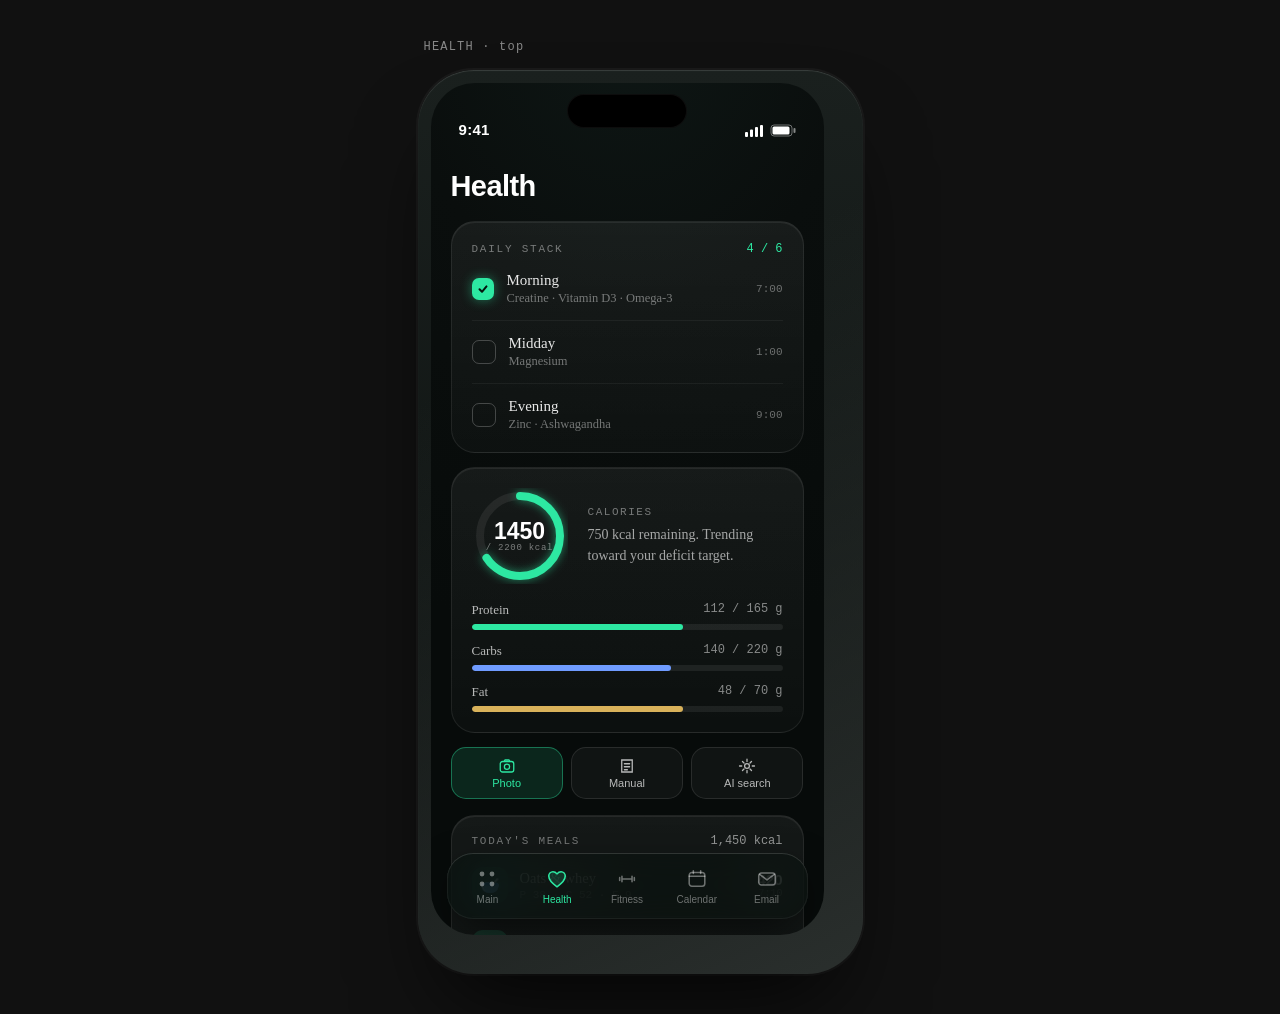
<file: health_screen_with_water_sheet.html>
<!DOCTYPE html>
<html>
  <head>
    <meta charset="UTF-8" />
    <title>Health Screen</title>
  </head>

  <body style="margin:0;background:#111;display:flex;justify-content:center;padding:40px">
    <!-- ░░ HEALTH · TOP ░░ -->
    <div style="flex:0 0 auto">
      <div style="font-family:'Geist Mono',monospace;font-size:12px;letter-spacing:.1em;color:rgba(255,255,255,.5);margin-bottom:16px;padding-left:6px">
        HEALTH · top
      </div>

      <div style="position:relative;width:419px;height:878px;border-radius:56px;padding:13px;background:linear-gradient(155deg,#34393700 30%,#2a2f2d),linear-gradient(#1a201e,#0a0e0d);box-shadow:0 50px 90px -30px rgba(0,0,0,.8),0 0 0 2px rgba(255,255,255,.04),inset 0 1px 1px rgba(255,255,255,.14)">
        <div style="position:relative;width:393px;height:852px;border-radius:44px;overflow:hidden;background:radial-gradient(130% 75% at 50% -8%,#0e1715 0%,#0a0e0d 45%,#070b0a 100%)">

          <!-- Dynamic island -->
          <div style="position:absolute;top:11px;left:50%;transform:translateX(-50%);width:120px;height:34px;border-radius:20px;background:#000;z-index:50;box-shadow:inset 0 0 0 1px rgba(255,255,255,.05)"></div>

          <!-- Status bar -->
          <div style="position:relative;height:54px;display:flex;align-items:flex-end;justify-content:space-between;padding:0 28px 7px;z-index:40">
            <span style="font:600 15px/1 'Geist',sans-serif;color:#fff;letter-spacing:.02em">9:41</span>

            <div style="display:flex;align-items:center;gap:7px;color:#fff">
              <svg width="18" height="12" viewBox="0 0 18 12" fill="currentColor">
                <rect x="0" y="7" width="3" height="5" rx="1"></rect>
                <rect x="5" y="4.5" width="3" height="7.5" rx="1"></rect>
                <rect x="10" y="2" width="3" height="10" rx="1"></rect>
                <rect x="15" y="0" width="3" height="12" rx="1"></rect>
              </svg>

              <svg width="26" height="13" viewBox="0 0 26 13" fill="none">
                <rect x="1" y="1" width="21" height="11" rx="3" stroke="currentColor" stroke-opacity=".4"></rect>
                <rect x="2.5" y="2.5" width="17" height="8" rx="1.5" fill="currentColor"></rect>
                <rect x="23.5" y="4" width="2" height="5" rx="1" fill="currentColor" fill-opacity=".5"></rect>
              </svg>
            </div>
          </div>

          <!-- Scroll content -->
          <div class="axscroll" style="position:absolute;inset:54px 0 0;overflow-y:auto;padding:14px 20px 110px">
            <h1 style="font-family:'Geist','Space Grotesk',sans-serif;font-weight:600;font-size:29px;letter-spacing:-.02em;color:#fff;margin-bottom:18px">
              Health
            </h1>

            <!-- Daily Stack -->
            <div style="border-radius:24px;padding:20px;margin-bottom:14px;background:linear-gradient(180deg,rgba(255,255,255,.06),rgba(255,255,255,.022));border:1px solid rgba(255,255,255,.08);box-shadow:inset 0 1px 0 rgba(255,255,255,.07)">
              <div style="display:flex;align-items:center;justify-content:space-between;margin-bottom:16px">
                <span style="font-family:'Geist Mono',monospace;font-size:11px;letter-spacing:.16em;color:rgba(255,255,255,.42);text-transform:uppercase">
                  Daily stack
                </span>
                <span style="font-family:'Geist Mono',monospace;font-size:12px;color:#2de8a2">4 / 6</span>
              </div>

              <div style="display:flex;flex-direction:column;gap:14px">
                <div style="display:flex;align-items:center;gap:13px">
                  <div style="width:22px;height:22px;border-radius:7px;background:#2de8a2;display:flex;align-items:center;justify-content:center;flex:0 0 auto;box-shadow:0 0 12px rgba(45,232,162,.45)">
                    <svg width="12" height="12" viewBox="0 0 12 12" fill="none">
                      <path d="M2.5 6.3 5 8.8l4.5-5.4" stroke="#04140d" stroke-width="2" stroke-linecap="round" stroke-linejoin="round"></path>
                    </svg>
                  </div>

                  <div style="flex:1">
                    <div style="font-size:15px;color:rgba(255,255,255,.9);font-weight:500">Morning</div>
                    <div style="font-size:12.5px;color:rgba(255,255,255,.42);margin-top:2px">Creatine · Vitamin D3 · Omega-3</div>
                  </div>

                  <span style="font-family:'Geist Mono',monospace;font-size:11px;color:rgba(255,255,255,.38)">7:00</span>
                </div>

                <div style="height:1px;background:rgba(255,255,255,.05)"></div>

                <div style="display:flex;align-items:center;gap:13px">
                  <div style="width:22px;height:22px;border-radius:7px;border:1.5px solid rgba(255,255,255,.22);flex:0 0 auto"></div>

                  <div style="flex:1">
                    <div style="font-size:15px;color:rgba(255,255,255,.9);font-weight:500">Midday</div>
                    <div style="font-size:12.5px;color:rgba(255,255,255,.42);margin-top:2px">Magnesium</div>
                  </div>

                  <span style="font-family:'Geist Mono',monospace;font-size:11px;color:rgba(255,255,255,.38)">1:00</span>
                </div>

                <div style="height:1px;background:rgba(255,255,255,.05)"></div>

                <div style="display:flex;align-items:center;gap:13px">
                  <div style="width:22px;height:22px;border-radius:7px;border:1.5px solid rgba(255,255,255,.22);flex:0 0 auto"></div>

                  <div style="flex:1">
                    <div style="font-size:15px;color:rgba(255,255,255,.9);font-weight:500">Evening</div>
                    <div style="font-size:12.5px;color:rgba(255,255,255,.42);margin-top:2px">Zinc · Ashwagandha</div>
                  </div>

                  <span style="font-family:'Geist Mono',monospace;font-size:11px;color:rgba(255,255,255,.38)">9:00</span>
                </div>
              </div>
            </div>

            <!-- Calories -->
            <div style="border-radius:24px;padding:20px;margin-bottom:14px;background:linear-gradient(180deg,rgba(255,255,255,.06),rgba(255,255,255,.022));border:1px solid rgba(255,255,255,.08);box-shadow:inset 0 1px 0 rgba(255,255,255,.07)">
              <div style="display:flex;align-items:center;gap:20px;margin-bottom:18px">
                <div style="position:relative;width:96px;height:96px;flex:0 0 auto">
                  <svg width="96" height="96" viewBox="0 0 96 96" style="transform:rotate(-90deg)">
                    <circle cx="48" cy="48" r="40" fill="none" stroke="rgba(255,255,255,.07)" stroke-width="8"></circle>
                    <circle cx="48" cy="48" r="40" fill="none" stroke="#2de8a2" stroke-width="8" stroke-linecap="round" stroke-dasharray="251" stroke-dashoffset="86" style="filter:drop-shadow(0 0 5px rgba(45,232,162,.55))"></circle>
                  </svg>

                  <div style="position:absolute;inset:0;display:flex;flex-direction:column;align-items:center;justify-content:center">
                    <span style="font-family:'Geist','Space Grotesk',sans-serif;font-weight:600;font-size:23px;color:#fff;line-height:1">1450</span>
                    <span style="font-family:'Geist Mono',monospace;font-size:9px;letter-spacing:.08em;color:rgba(255,255,255,.45)">/ 2200 kcal</span>
                  </div>
                </div>

                <div style="flex:1">
                  <div style="font-family:'Geist Mono',monospace;font-size:11px;letter-spacing:.14em;color:rgba(255,255,255,.42);text-transform:uppercase;margin-bottom:6px">
                    Calories
                  </div>
                  <div style="font-size:14px;color:rgba(255,255,255,.62);line-height:1.5">
                    750 kcal remaining. Trending toward your deficit target.
                  </div>
                </div>
              </div>

              <div style="display:flex;flex-direction:column;gap:13px">
                <div>
                  <div style="display:flex;justify-content:space-between;margin-bottom:6px">
                    <span style="font-size:13px;color:rgba(255,255,255,.7)">Protein</span>
                    <span style="font-family:'Geist Mono',monospace;font-size:12px;color:rgba(255,255,255,.5)">112 / 165 g</span>
                  </div>
                  <div style="height:6px;border-radius:5px;background:rgba(255,255,255,.07);overflow:hidden">
                    <div style="height:100%;width:68%;background:#2de8a2;border-radius:5px"></div>
                  </div>
                </div>

                <div>
                  <div style="display:flex;justify-content:space-between;margin-bottom:6px">
                    <span style="font-size:13px;color:rgba(255,255,255,.7)">Carbs</span>
                    <span style="font-family:'Geist Mono',monospace;font-size:12px;color:rgba(255,255,255,.5)">140 / 220 g</span>
                  </div>
                  <div style="height:6px;border-radius:5px;background:rgba(255,255,255,.07);overflow:hidden">
                    <div style="height:100%;width:64%;background:#6f9bff;border-radius:5px"></div>
                  </div>
                </div>

                <div>
                  <div style="display:flex;justify-content:space-between;margin-bottom:6px">
                    <span style="font-size:13px;color:rgba(255,255,255,.7)">Fat</span>
                    <span style="font-family:'Geist Mono',monospace;font-size:12px;color:rgba(255,255,255,.5)">48 / 70 g</span>
                  </div>
                  <div style="height:6px;border-radius:5px;background:rgba(255,255,255,.07);overflow:hidden">
                    <div style="height:100%;width:68%;background:#d9b25a;border-radius:5px"></div>
                  </div>
                </div>
              </div>
            </div>

            <!-- Add Food Segmented -->
            <div style="display:flex;gap:8px;margin-bottom:16px">
              <button style="flex:1;height:52px;border-radius:15px;border:1px solid rgba(45,232,162,.4);background:rgba(45,232,162,.12);display:flex;flex-direction:column;align-items:center;justify-content:center;gap:3px;cursor:pointer;color:#2de8a2">
                <svg width="18" height="18" viewBox="0 0 24 24" fill="none">
                  <rect x="3" y="6" width="18" height="14" rx="3" stroke="currentColor" stroke-width="1.7"></rect>
                  <circle cx="12" cy="13" r="3.5" stroke="currentColor" stroke-width="1.7"></circle>
                  <path d="M8 6l1.2-2h5.6L16 6" stroke="currentColor" stroke-width="1.7" stroke-linecap="round" stroke-linejoin="round"></path>
                </svg>
                <span style="font:500 11px/1 'Geist',sans-serif">Photo</span>
              </button>

              <button style="flex:1;height:52px;border-radius:15px;border:1px solid rgba(255,255,255,.1);background:rgba(255,255,255,.04);display:flex;flex-direction:column;align-items:center;justify-content:center;gap:3px;cursor:pointer;color:rgba(255,255,255,.7)">
                <svg width="18" height="18" viewBox="0 0 24 24" fill="none">
                  <path d="M5 4h14v16H5zM8.5 9h7M8.5 13h7M8.5 17h4" stroke="currentColor" stroke-width="1.7" stroke-linecap="round"></path>
                </svg>
                <span style="font:500 11px/1 'Geist',sans-serif">Manual</span>
              </button>

              <button style="flex:1;height:52px;border-radius:15px;border:1px solid rgba(255,255,255,.1);background:rgba(255,255,255,.04);display:flex;flex-direction:column;align-items:center;justify-content:center;gap:3px;cursor:pointer;color:rgba(255,255,255,.7)">
                <svg width="18" height="18" viewBox="0 0 24 24" fill="none">
                  <path d="M12 3v3M12 18v3M5 12H2M22 12h-3M6 6l2 2M16 16l2 2M18 6l-2 2M8 16l-2 2" stroke="currentColor" stroke-width="1.7" stroke-linecap="round"></path>
                  <circle cx="12" cy="12" r="3.2" stroke="currentColor" stroke-width="1.7"></circle>
                </svg>
                <span style="font:500 11px/1 'Geist',sans-serif">AI search</span>
              </button>
            </div>

            <!-- Meals Log -->
            <div style="border-radius:24px;padding:18px 20px;margin-bottom:14px;background:linear-gradient(180deg,rgba(255,255,255,.06),rgba(255,255,255,.022));border:1px solid rgba(255,255,255,.08);box-shadow:inset 0 1px 0 rgba(255,255,255,.07)">
              <div style="display:flex;align-items:center;justify-content:space-between;margin-bottom:6px">
                <span style="font-family:'Geist Mono',monospace;font-size:11px;letter-spacing:.16em;color:rgba(255,255,255,.42);text-transform:uppercase">Today's meals</span>
                <span style="font-family:'Geist Mono',monospace;font-size:12px;color:rgba(255,255,255,.55)">1,450 kcal</span>
              </div>

              <div style="display:flex;align-items:center;gap:12px;padding:13px 0;border-bottom:1px solid rgba(255,255,255,.05)">
                <div style="width:36px;height:36px;border-radius:11px;background:rgba(45,232,162,.12);display:flex;align-items:center;justify-content:center;flex:0 0 auto;font-size:16px">🥣</div>
                <div style="flex:1">
                  <div style="font-size:14.5px;color:rgba(255,255,255,.9);font-weight:500">Oats &amp; whey</div>
                  <div style="font-family:'Geist Mono',monospace;font-size:11px;color:rgba(255,255,255,.4);margin-top:2px">P 38 · C 52 · F 9</div>
                </div>
                <div style="text-align:right">
                  <div style="font-family:'Geist','Space Grotesk',sans-serif;font-weight:600;font-size:15px;color:#fff">420</div>
                  <div style="font-family:'Geist Mono',monospace;font-size:10px;color:rgba(255,255,255,.35)">7:10</div>
                </div>
              </div>

              <div style="display:flex;align-items:center;gap:12px;padding:13px 0;border-bottom:1px solid rgba(255,255,255,.05)">
                <div style="width:36px;height:36px;border-radius:11px;background:rgba(45,232,162,.12);display:flex;align-items:center;justify-content:center;flex:0 0 auto;font-size:16px">🍗</div>
                <div style="flex:1">
                  <div style="font-size:14.5px;color:rgba(255,255,255,.9);font-weight:500">Chicken-rice bowl</div>
                  <div style="font-family:'Geist Mono',monospace;font-size:11px;color:rgba(255,255,255,.4);margin-top:2px">P 52 · C 68 · F 16</div>
                </div>
                <div style="text-align:right">
                  <div style="font-family:'Geist','Space Grotesk',sans-serif;font-weight:600;font-size:15px;color:#fff">680</div>
                  <div style="font-family:'Geist Mono',monospace;font-size:10px;color:rgba(255,255,255,.35)">12:40</div>
                </div>
              </div>

              <div style="display:flex;align-items:center;gap:12px;padding:13px 0;border-bottom:1px solid rgba(255,255,255,.05)">
                <div style="width:36px;height:36px;border-radius:11px;background:rgba(45,232,162,.12);display:flex;align-items:center;justify-content:center;flex:0 0 auto;font-size:16px">🫐</div>
                <div style="flex:1">
                  <div style="font-size:14.5px;color:rgba(255,255,255,.9);font-weight:500">Greek yogurt + berries</div>
                  <div style="font-family:'Geist Mono',monospace;font-size:11px;color:rgba(255,255,255,.4);margin-top:2px">P 18 · C 16 · F 4</div>
                </div>
                <div style="text-align:right">
                  <div style="font-family:'Geist','Space Grotesk',sans-serif;font-weight:600;font-size:15px;color:#fff">180</div>
                  <div style="font-family:'Geist Mono',monospace;font-size:10px;color:rgba(255,255,255,.35)">15:20</div>
                </div>
              </div>

              <div style="display:flex;align-items:center;gap:12px;padding:13px 0">
                <div style="width:36px;height:36px;border-radius:11px;background:rgba(45,232,162,.12);display:flex;align-items:center;justify-content:center;flex:0 0 auto;font-size:16px">🌰</div>
                <div style="flex:1">
                  <div style="font-size:14.5px;color:rgba(255,255,255,.9);font-weight:500">Almonds, handful</div>
                  <div style="font-family:'Geist Mono',monospace;font-size:11px;color:rgba(255,255,255,.4);margin-top:2px">P 6 · C 4 · F 14</div>
                </div>
                <div style="text-align:right">
                  <div style="font-family:'Geist','Space Grotesk',sans-serif;font-weight:600;font-size:15px;color:#fff">170</div>
                  <div style="font-family:'Geist Mono',monospace;font-size:10px;color:rgba(255,255,255,.35)">16:05</div>
                </div>
              </div>
            </div>

            <!-- 7-Day Chart -->
            <div style="border-radius:24px;padding:20px;margin-bottom:14px;background:linear-gradient(180deg,rgba(255,255,255,.06),rgba(255,255,255,.022));border:1px solid rgba(255,255,255,.08);box-shadow:inset 0 1px 0 rgba(255,255,255,.07)">
              <div style="display:flex;align-items:center;justify-content:space-between;margin-bottom:18px">
                <span style="font-family:'Geist Mono',monospace;font-size:11px;letter-spacing:.16em;color:rgba(255,255,255,.42);text-transform:uppercase">Last 7 days</span>
                <span style="font-family:'Geist Mono',monospace;font-size:12px;color:rgba(255,255,255,.5)">avg 2,040</span>
              </div>

              <div style="display:flex;align-items:flex-end;justify-content:space-between;gap:9px;height:110px">
                <div style="flex:1;display:flex;flex-direction:column;align-items:center;gap:8px;height:100%;justify-content:flex-end"><div style="width:100%;height:78%;border-radius:7px;background:rgba(255,255,255,.12)"></div><span style="font-family:'Geist Mono',monospace;font-size:10px;color:rgba(255,255,255,.35)">F</span></div>
                <div style="flex:1;display:flex;flex-direction:column;align-items:center;gap:8px;height:100%;justify-content:flex-end"><div style="width:100%;height:92%;border-radius:7px;background:rgba(255,255,255,.12)"></div><span style="font-family:'Geist Mono',monospace;font-size:10px;color:rgba(255,255,255,.35)">S</span></div>
                <div style="flex:1;display:flex;flex-direction:column;align-items:center;gap:8px;height:100%;justify-content:flex-end"><div style="width:100%;height:65%;border-radius:7px;background:rgba(255,255,255,.12)"></div><span style="font-family:'Geist Mono',monospace;font-size:10px;color:rgba(255,255,255,.35)">S</span></div>
                <div style="flex:1;display:flex;flex-direction:column;align-items:center;gap:8px;height:100%;justify-content:flex-end"><div style="width:100%;height:88%;border-radius:7px;background:rgba(255,255,255,.12)"></div><span style="font-family:'Geist Mono',monospace;font-size:10px;color:rgba(255,255,255,.35)">M</span></div>
                <div style="flex:1;display:flex;flex-direction:column;align-items:center;gap:8px;height:100%;justify-content:flex-end"><div style="width:100%;height:72%;border-radius:7px;background:rgba(255,255,255,.12)"></div><span style="font-family:'Geist Mono',monospace;font-size:10px;color:rgba(255,255,255,.35)">T</span></div>
                <div style="flex:1;display:flex;flex-direction:column;align-items:center;gap:8px;height:100%;justify-content:flex-end"><div style="width:100%;height:84%;border-radius:7px;background:rgba(255,255,255,.12)"></div><span style="font-family:'Geist Mono',monospace;font-size:10px;color:rgba(255,255,255,.35)">W</span></div>
                <div style="flex:1;display:flex;flex-direction:column;align-items:center;gap:8px;height:100%;justify-content:flex-end"><div style="width:100%;height:55%;border-radius:7px;background:linear-gradient(180deg,#2de8a2,#13b683);box-shadow:0 0 14px rgba(45,232,162,.5)"></div><span style="font-family:'Geist Mono',monospace;font-size:10px;color:#2de8a2">T</span></div>
              </div>
            </div>

            <!-- Water -->
            <div style="border-radius:24px;padding:20px;margin-bottom:14px;background:linear-gradient(180deg,rgba(111,155,255,.07),rgba(255,255,255,.022));border:1px solid rgba(255,255,255,.08);box-shadow:inset 0 1px 0 rgba(255,255,255,.07)">
              <div style="display:flex;align-items:center;justify-content:space-between;margin-bottom:14px">
                <span style="font-family:'Geist Mono',monospace;font-size:11px;letter-spacing:.16em;color:rgba(255,255,255,.42);text-transform:uppercase">
                  Water
                </span>

                <div style="display:flex;align-items:center;gap:10px">
                  <span id="waterPctText" style="font-family:'Geist Mono',monospace;font-size:12px;color:#6f9bff">0%</span>

                  <button onclick="openWaterSheet()" aria-label="Open water settings" style="width:30px;height:30px;border-radius:10px;border:1px solid rgba(111,155,255,.28);background:rgba(111,155,255,.08);color:#6f9bff;display:flex;align-items:center;justify-content:center;cursor:pointer;padding:0">
                    <svg width="16" height="16" viewBox="0 0 24 24" fill="none">
                      <path d="M12 15.5A3.5 3.5 0 1 0 12 8.5a3.5 3.5 0 0 0 0 7Z" stroke="currentColor" stroke-width="1.8"></path>
                      <path d="M19.4 15a1.7 1.7 0 0 0 .34 1.88l.06.06a2.05 2.05 0 0 1-2.9 2.9l-.06-.06a1.7 1.7 0 0 0-1.88-.34 1.7 1.7 0 0 0-1.03 1.56V21a2.05 2.05 0 0 1-4.1 0v-.09A1.7 1.7 0 0 0 8.8 19.35a1.7 1.7 0 0 0-1.88.34l-.06.06a2.05 2.05 0 0 1-2.9-2.9l.06-.06A1.7 1.7 0 0 0 4.36 15a1.7 1.7 0 0 0-1.56-1.03H2.7a2.05 2.05 0 0 1 0-4.1h.09A1.7 1.7 0 0 0 4.36 8.8a1.7 1.7 0 0 0-.34-1.88l-.06-.06a2.05 2.05 0 0 1 2.9-2.9l.06.06a1.7 1.7 0 0 0 1.88.34h.01A1.7 1.7 0 0 0 9.84 2.8V2.7a2.05 2.05 0 0 1 4.1 0v.09a1.7 1.7 0 0 0 1.03 1.56 1.7 1.7 0 0 0 1.88-.34l.06-.06a2.05 2.05 0 0 1 2.9 2.9l-.06.06a1.7 1.7 0 0 0-.34 1.88v.01a1.7 1.7 0 0 0 1.56 1.03h.09a2.05 2.05 0 0 1 0 4.1h-.09A1.7 1.7 0 0 0 19.4 15Z" stroke="currentColor" stroke-width="1.8" stroke-linecap="round" stroke-linejoin="round"></path>
                    </svg>
                  </button>
                </div>
              </div>

              <div style="display:flex;align-items:baseline;gap:7px;margin-bottom:14px">
                <span id="waterText" style="font-family:'Geist','Space Grotesk',sans-serif;font-weight:600;font-size:38px;color:#fff;line-height:1">0.0 L</span>
                <span style="font-size:14px;color:rgba(255,255,255,.45)">/ 3.0 L</span>
              </div>

              <div style="height:10px;border-radius:7px;background:rgba(255,255,255,.07);overflow:hidden;margin-bottom:16px">
                <div id="waterFill" style="height:100%;width:0%;background:#6f9bff;border-radius:7px;transition:width .25s ease"></div>
              </div>

              <div style="display:flex;gap:10px">
                <button onclick="addBottle()" style="flex:1;height:46px;border-radius:14px;border:1px solid rgba(111,155,255,.4);background:rgba(111,155,255,.1);color:#cfddff;font-family:'Geist',sans-serif;font-weight:500;font-size:14px;cursor:pointer">
                  + Bottle · 500
                </button>

                <button onclick="addGlass()" style="flex:1;height:46px;border-radius:14px;border:1px solid rgba(255,255,255,.1);background:rgba(255,255,255,.05);color:rgba(255,255,255,.8);font-family:'Geist',sans-serif;font-weight:500;font-size:14px;cursor:pointer">
                  + Glass · 355
                </button>
              </div>
            </div>
          </div>


          <!-- Water Logging Sheet Overlay -->
          <div id="waterSheet" style="display:none;position:absolute;inset:0;z-index:70">
            <div onclick="closeWaterSheet()" style="position:absolute;inset:0;background:rgba(4,8,7,.55);-webkit-backdrop-filter:blur(2px);backdrop-filter:blur(2px)"></div>

            <div style="position:absolute;inset:54px 0 0;padding:14px 20px;opacity:.5;filter:saturate(.8);pointer-events:none">
              <h1 style="font-family:'Geist','Space Grotesk',sans-serif;font-weight:600;font-size:29px;letter-spacing:-.02em;color:#fff;margin-bottom:18px">Health</h1>
              <div style="border-radius:24px;padding:20px;height:150px;background:rgba(255,255,255,.04);border:1px solid rgba(255,255,255,.07)"></div>
              <div style="border-radius:24px;padding:20px;height:150px;margin-top:14px;background:rgba(255,255,255,.04);border:1px solid rgba(255,255,255,.07)"></div>
            </div>

            <div style="position:absolute;left:0;right:0;bottom:0;z-index:75;border-radius:30px 30px 44px 44px;padding:14px 22px 30px;background:linear-gradient(180deg,#121a17,#0c1310);border-top:1px solid rgba(255,255,255,.1);box-shadow:0 -20px 60px -10px rgba(0,0,0,.7)">
              <div style="width:40px;height:5px;border-radius:3px;background:rgba(255,255,255,.18);margin:0 auto 18px"></div>

              <div style="display:flex;align-items:center;justify-content:space-between;margin-bottom:6px">
                <h2 style="font-family:'Geist','Space Grotesk',sans-serif;font-weight:600;font-size:22px;color:#fff;margin:0">Add water</h2>

                <button onclick="closeWaterSheet()" aria-label="Close water sheet" style="width:32px;height:32px;border-radius:50%;border:none;background:rgba(255,255,255,.06);display:flex;align-items:center;justify-content:center;color:rgba(255,255,255,.55);cursor:pointer;padding:0">
                  <svg width="13" height="13" viewBox="0 0 13 13" fill="none">
                    <path d="M1 1l11 11M12 1L1 12" stroke="currentColor" stroke-width="1.8" stroke-linecap="round"></path>
                  </svg>
                </button>
              </div>

              <div style="display:flex;align-items:center;gap:10px;margin-bottom:22px">
                <span id="sheetWaterText" style="font-family:'Geist Mono',monospace;font-size:12.5px;color:#6f9bff">0.0 L</span>
                <div style="flex:1;height:6px;border-radius:5px;background:rgba(255,255,255,.08);overflow:hidden">
                  <div id="sheetWaterFill" style="height:100%;width:0%;border-radius:5px;background:linear-gradient(90deg,#4f8df0,#6f9bff);transition:width .25s ease"></div>
                </div>
                <span style="font-family:'Geist Mono',monospace;font-size:12.5px;color:rgba(255,255,255,.45)">3.0 L</span>
              </div>

              <div style="display:grid;grid-template-columns:1fr 1fr;gap:12px;margin-bottom:14px">
                <button onclick="addBottle()" style="border-radius:18px;padding:18px 16px;background:rgba(111,155,255,.1);border:1px solid rgba(111,155,255,.35);display:flex;align-items:center;gap:13px;cursor:pointer;text-align:left">
                  <svg width="22" height="26" viewBox="0 0 22 26" fill="none">
                    <path d="M7 1h8v3l1 3v15a3 3 0 0 1-3 3H9a3 3 0 0 1-3-3V7l1-3V1Z" stroke="#6f9bff" stroke-width="1.6"></path>
                    <path d="M6 14h10v8a3 3 0 0 1-3 3H9a3 3 0 0 1-3-3v-8Z" fill="rgba(111,155,255,.35)"></path>
                  </svg>
                  <div>
                    <div style="font-family:'Geist','Space Grotesk',sans-serif;font-weight:600;font-size:17px;color:#fff">Bottle</div>
                    <div style="font-family:'Geist Mono',monospace;font-size:11px;color:rgba(255,255,255,.5);margin-top:2px">500 ml</div>
                  </div>
                </button>

                <button onclick="addGlass()" style="border-radius:18px;padding:18px 16px;background:rgba(255,255,255,.045);border:1px solid rgba(255,255,255,.1);display:flex;align-items:center;gap:13px;cursor:pointer;text-align:left">
                  <svg width="20" height="26" viewBox="0 0 20 26" fill="none">
                    <path d="M3 2h14l-1.6 21a2 2 0 0 1-2 1.8H6.6a2 2 0 0 1-2-1.8L3 2Z" stroke="rgba(255,255,255,.7)" stroke-width="1.6"></path>
                    <path d="M3.7 11h12.6l-1 12a2 2 0 0 1-2 1.8H6.7a2 2 0 0 1-2-1.8l-1-12Z" fill="rgba(255,255,255,.16)"></path>
                  </svg>
                  <div>
                    <div style="font-family:'Geist','Space Grotesk',sans-serif;font-weight:600;font-size:17px;color:#fff">Glass</div>
                    <div style="font-family:'Geist Mono',monospace;font-size:11px;color:rgba(255,255,255,.5);margin-top:2px">355 ml</div>
                  </div>
                </button>
              </div>

              <div style="border-radius:18px;padding:16px;background:rgba(255,255,255,.035);border:1px solid rgba(255,255,255,.08);margin-bottom:18px">
                <div style="font-family:'Geist Mono',monospace;font-size:10.5px;letter-spacing:.14em;color:rgba(255,255,255,.4);text-transform:uppercase;margin-bottom:12px">Custom amount</div>

                <div style="display:flex;align-items:center;justify-content:space-between">
                  <button onclick="decreaseCustomWater()" style="width:48px;height:48px;border-radius:14px;background:rgba(255,255,255,.06);border:1px solid rgba(255,255,255,.1);display:flex;align-items:center;justify-content:center;color:#fff;cursor:pointer;padding:0">
                    <svg width="16" height="16" viewBox="0 0 16 16" fill="none">
                      <path d="M3 8h10" stroke="currentColor" stroke-width="2" stroke-linecap="round"></path>
                    </svg>
                  </button>

                  <div style="text-align:center">
                    <span id="customWaterAmount" style="font-family:'Geist','Space Grotesk',sans-serif;font-weight:600;font-size:34px;color:#fff">250</span>
                    <span style="font-family:'Geist Mono',monospace;font-size:13px;color:rgba(255,255,255,.45);margin-left:5px">ml</span>
                  </div>

                  <button onclick="increaseCustomWater()" style="width:48px;height:48px;border-radius:14px;background:rgba(45,232,162,.12);border:1px solid rgba(45,232,162,.4);display:flex;align-items:center;justify-content:center;color:#2de8a2;cursor:pointer;padding:0">
                    <svg width="16" height="16" viewBox="0 0 16 16" fill="none">
                      <path d="M8 3v10M3 8h10" stroke="currentColor" stroke-width="2" stroke-linecap="round"></path>
                    </svg>
                  </button>
                </div>
              </div>

              <button onclick="addCustomWater()" id="addCustomWaterBtn" style="width:100%;height:56px;border-radius:17px;border:none;background:linear-gradient(180deg,#6f9bff,#4f8df0);color:#03102b;font-family:'Geist',sans-serif;font-weight:600;font-size:17px;cursor:pointer;box-shadow:0 8px 24px -8px rgba(111,155,255,.7)">Add 250 ml</button>
            </div>
          </div>

          <!-- Bottom nav -->
          <div style="position:absolute;left:16px;right:16px;bottom:16px;height:66px;border-radius:26px;display:flex;align-items:center;padding:0 6px;z-index:45;background:rgba(12,18,16,.72);-webkit-backdrop-filter:blur(26px) saturate(170%);backdrop-filter:blur(26px) saturate(170%);box-shadow:0 14px 44px -10px rgba(0,0,0,.7),inset 0 1px 0 rgba(255,255,255,.09),inset 0 0 0 1px rgba(255,255,255,.06)">
            <div style="flex:1;display:flex;flex-direction:column;align-items:center;gap:5px;color:rgba(255,255,255,.4)">
              <svg width="22" height="22" viewBox="0 0 22 22" fill="none">
                <circle cx="6" cy="6" r="2.4" fill="currentColor"></circle>
                <circle cx="16" cy="6" r="2.4" fill="currentColor"></circle>
                <circle cx="6" cy="16" r="2.4" fill="currentColor"></circle>
                <circle cx="16" cy="16" r="2.4" fill="currentColor"></circle>
              </svg>
              <span style="font:500 10px/1 'Geist',sans-serif">Main</span>
            </div>

            <div style="flex:1;display:flex;flex-direction:column;align-items:center;gap:5px;color:#2de8a2">
              <svg width="22" height="22" viewBox="0 0 24 24" fill="none">
                <path d="M12 20.5C5.5 16 3 12.4 3 8.8 3 6.1 5 4 7.6 4c1.7 0 3.2.9 4.4 2.4C13.2 4.9 14.7 4 16.4 4 19 4 21 6.1 21 8.8c0 3.6-2.5 7.2-9 11.7Z" fill="rgba(45,232,162,.16)" stroke="currentColor" stroke-width="1.7" stroke-linejoin="round"></path>
              </svg>
              <span style="font:500 10px/1 'Geist',sans-serif">Health</span>
            </div>

            <div style="flex:1;display:flex;flex-direction:column;align-items:center;gap:5px;color:rgba(255,255,255,.4)">
              <svg width="22" height="22" viewBox="0 0 24 24" fill="none">
                <path d="M6.5 9v6M17.5 9v6M4 10.5v3M20 10.5v3M6.5 12h11" stroke="currentColor" stroke-width="1.7" stroke-linecap="round"></path>
              </svg>
              <span style="font:500 10px/1 'Geist',sans-serif">Fitness</span>
            </div>

            <div style="flex:1;display:flex;flex-direction:column;align-items:center;gap:5px;color:rgba(255,255,255,.4)">
              <svg width="22" height="22" viewBox="0 0 24 24" fill="none">
                <rect x="3.5" y="5" width="17" height="15" rx="3" stroke="currentColor" stroke-width="1.7"></rect>
                <path d="M3.5 9h17M8 3v3M16 3v3" stroke="currentColor" stroke-width="1.7" stroke-linecap="round"></path>
              </svg>
              <span style="font:500 10px/1 'Geist',sans-serif">Calendar</span>
            </div>

            <div style="flex:1;display:flex;flex-direction:column;align-items:center;gap:5px;color:rgba(255,255,255,.4)">
              <svg width="22" height="22" viewBox="0 0 24 24" fill="none">
                <rect x="3" y="5.5" width="18" height="13" rx="3" stroke="currentColor" stroke-width="1.7"></rect>
                <path d="m4 7 8 6 8-6" stroke="currentColor" stroke-width="1.7" stroke-linecap="round" stroke-linejoin="round"></path>
              </svg>
              <span style="font:500 10px/1 'Geist',sans-serif">Email</span>
            </div>
          </div>
        </div>
      </div>
    </div>

    <script>
      let waterMl = 0;
      let customWaterMl = 250;
      const waterGoalMl = 3000;

      function updateWater() {
        const percentage = Math.min((waterMl / waterGoalMl) * 100, 100);
        const litres = (waterMl / 1000).toFixed(1);

        document.getElementById("waterPctText").textContent = Math.round(percentage) + "%";
        document.getElementById("waterText").textContent = litres + " L";
        document.getElementById("waterFill").style.width = percentage + "%";

        const sheetWaterText = document.getElementById("sheetWaterText");
        const sheetWaterFill = document.getElementById("sheetWaterFill");

        if (sheetWaterText) {
          sheetWaterText.textContent = litres + " L";
        }

        if (sheetWaterFill) {
          sheetWaterFill.style.width = percentage + "%";
        }
      }

      function updateCustomWaterButton() {
        document.getElementById("customWaterAmount").textContent = customWaterMl;
        document.getElementById("addCustomWaterBtn").textContent = "Add " + customWaterMl + " ml";
      }

      function openWaterSheet() {
        document.getElementById("waterSheet").style.display = "block";
        updateWater();
        updateCustomWaterButton();
      }

      function closeWaterSheet() {
        document.getElementById("waterSheet").style.display = "none";
      }

      function addBottle() {
        waterMl += 500;
        updateWater();
      }

      function addGlass() {
        waterMl += 355;
        updateWater();
      }

      function increaseCustomWater() {
        customWaterMl = Math.min(customWaterMl + 50, 2000);
        updateCustomWaterButton();
      }

      function decreaseCustomWater() {
        customWaterMl = Math.max(customWaterMl - 50, 50);
        updateCustomWaterButton();
      }

      function addCustomWater() {
        waterMl += customWaterMl;
        updateWater();
      }

      updateWater();
    </script>
  </body>
</html>
</file>
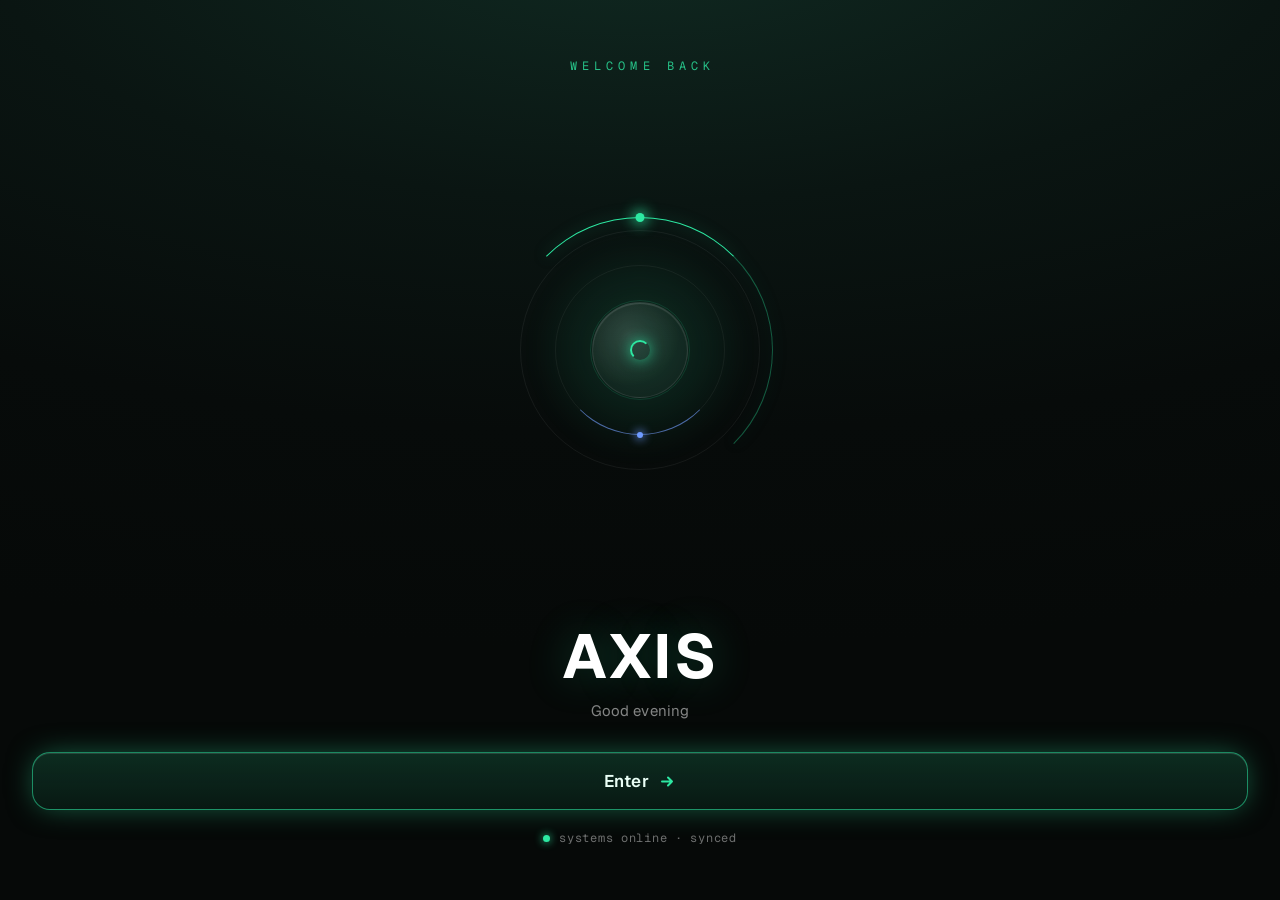
<file: landing.html>
<!DOCTYPE html>
<html lang="en">
<head>
<meta charset="UTF-8">
<meta name="viewport" content="width=device-width, initial-scale=1, viewport-fit=cover">
<meta name="theme-color" content="#060908">
<link rel="manifest" href="/manifest.json">
<link rel="apple-touch-icon" href="axis-icon.png">
<meta name="apple-mobile-web-app-capable" content="yes">
<meta name="apple-mobile-web-app-status-bar-style" content="black-translucent">
<title>Axis</title>
<link rel="preconnect" href="https://fonts.googleapis.com">
<link rel="preconnect" href="https://fonts.gstatic.com" crossorigin>
<link href="https://fonts.googleapis.com/css2?family=Geist:wght@400;500;600;700&family=Geist+Mono:wght@400;500;600;700&display=swap" rel="stylesheet">
<style>
*{box-sizing:border-box;margin:0;padding:0;-webkit-font-smoothing:antialiased;}
html,body{
  width:100%;height:100%;
  background:#060908;
  overflow:hidden;
  font-family:'Geist','Space Grotesk',-apple-system,BlinkMacSystemFont,sans-serif;
}

.scene{
  position:relative;
  width:100vw;height:100dvh;
  display:flex;flex-direction:column;align-items:center;justify-content:space-between;
  padding:calc(env(safe-area-inset-top,0px) + 44px) 32px calc(env(safe-area-inset-bottom,0px) + 54px);
  background:radial-gradient(135% 80% at 50% -8%,#102a22 0%,#0a1512 38%,#070b0a 70%,#060908 100%);
  animation:sceneIn 0.6s ease both;
}
@keyframes sceneIn{0%{opacity:0}100%{opacity:1}}

/* ── top label ── */
.top-label{
  display:flex;flex-direction:column;align-items:center;gap:7px;
  margin-top:14px;
  animation:slideUp 0.55s cubic-bezier(0.16,1,0.3,1) 0.1s both;
}
.top-label span{
  font-family:'Geist Mono',monospace;
  font-size:12px;letter-spacing:.42em;
  color:rgba(45,232,162,.8);
  text-transform:uppercase;
  padding-left:.42em;
}

/* ── ring graphic ── */
.ring-wrap{
  position:relative;
  width:266px;height:266px;
  display:flex;align-items:center;justify-content:center;
  flex-shrink:0;
  animation:slideUp 0.6s cubic-bezier(0.16,1,0.3,1) 0.18s both;
}

/* ambient glow */
.ring-glow{
  position:absolute;
  width:240px;height:240px;
  border-radius:50%;
  background:radial-gradient(circle,rgba(45,232,162,.16),transparent 65%);
  filter:blur(8px);
  pointer-events:none;
}

/* static concentric rings */
.ring-static{
  position:absolute;
  border-radius:50%;
  pointer-events:none;
}
.rs1{inset:13px;border:1px solid rgba(255,255,255,.06);}
.rs2{inset:48px;border:1px solid rgba(255,255,255,.05);}
.rs3{inset:83px;border:1px solid rgba(45,232,162,.14);}

/* spinning outer ring + dot layer */
.ring-spin-outer{
  position:absolute;inset:0;
  border-radius:50%;
  border:1.5px solid transparent;
  border-top-color:#2de8a2;
  border-right-color:rgba(45,232,162,.35);
  filter:drop-shadow(0 0 7px rgba(45,232,162,.55));
  animation:axSpin 7s linear infinite;
  will-change:transform;
}
.ring-dot-outer-track{
  position:absolute;inset:0;
  border-radius:50%;
  animation:axSpin 7s linear infinite;
  will-change:transform;
}
.ring-dot-outer-track .dot{
  position:absolute;top:-4px;left:50%;
  transform:translateX(-50%);
  width:9px;height:9px;border-radius:50%;
  background:#2de8a2;
  box-shadow:0 0 14px 2px #2de8a2;
}

/* spinning inner ring + dot layer */
.ring-spin-inner{
  position:absolute;inset:48px;
  border-radius:50%;
  border:1.5px solid transparent;
  border-bottom-color:rgba(111,155,255,.6);
  animation:axSpinRev 11s linear infinite;
  will-change:transform;
}
.ring-dot-inner-track{
  position:absolute;inset:48px;
  border-radius:50%;
  animation:axSpinRev 11s linear infinite;
  will-change:transform;
}
.ring-dot-inner-track .dot{
  position:absolute;bottom:-3px;left:50%;
  transform:translateX(-50%);
  width:6px;height:6px;border-radius:50%;
  background:#6f9bff;
  box-shadow:0 0 10px 1px #6f9bff;
}

/* center core */
.ring-core{
  width:96px;height:96px;border-radius:50%;
  background:radial-gradient(circle at 38% 34%,rgba(255,255,255,.14),rgba(255,255,255,.03) 60%);
  border:1px solid rgba(255,255,255,.1);
  display:flex;align-items:center;justify-content:center;
  animation:axBreath 4.5s ease-in-out infinite;
  box-shadow:inset 0 1px 1px rgba(255,255,255,.15);
  position:relative;z-index:2;
}
.ring-core-icon{
  width:20px;height:20px;
  border:2.5px solid #2de8a2;
  border-radius:50%;
  border-right-color:transparent;
  border-bottom-color:transparent;
  box-shadow:0 0 14px rgba(45,232,162,.7);
}

/* ── bottom section ── */
.bottom-section{
  display:flex;flex-direction:column;align-items:center;gap:14px;
  width:100%;
  animation:slideUp 0.65s cubic-bezier(0.16,1,0.3,1) 0.26s both;
}
.axis-title{
  font-family:'Geist','Space Grotesk',sans-serif;
  font-weight:700;font-size:62px;letter-spacing:.04em;
  color:#fff;line-height:1;
  text-shadow:0 0 40px rgba(45,232,162,.25);
}
.axis-sub{
  font-size:15px;
  color:rgba(255,255,255,.5);
  letter-spacing:.01em;
  text-align:center;
}

/* enter button */
.enter-btn{
  margin-top:18px;width:100%;height:58px;
  border-radius:18px;
  display:flex;align-items:center;justify-content:center;gap:10px;
  text-decoration:none;cursor:pointer;
  background:linear-gradient(180deg,rgba(45,232,162,.16),rgba(45,232,162,.07));
  border:1.5px solid rgba(45,232,162,.55);
  color:#eafff6;
  font-family:'Geist',sans-serif;font-weight:600;font-size:17px;letter-spacing:.02em;
  box-shadow:0 0 30px -6px rgba(45,232,162,.5),inset 0 1px 0 rgba(255,255,255,.12);
  transition:box-shadow 0.2s,border-color 0.2s;
  -webkit-tap-highlight-color:transparent;
}
.enter-btn:hover{
  border-color:rgba(45,232,162,.75);
  box-shadow:0 0 40px -4px rgba(45,232,162,.65),inset 0 1px 0 rgba(255,255,255,.16);
}
.enter-btn:active{transform:scale(0.97);}

/* status row */
.status-row{
  display:flex;align-items:center;gap:9px;
  margin-top:6px;
}
.status-dot{
  width:7px;height:7px;border-radius:50%;
  background:#2de8a2;
  box-shadow:0 0 9px #2de8a2;
  animation:axPulse 2.4s ease-in-out infinite;
  flex-shrink:0;
}
.status-text{
  font-family:'Geist Mono',monospace;
  font-size:12px;letter-spacing:.06em;
  color:rgba(255,255,255,.42);
}

/* ── keyframes ── */
@keyframes axSpin{
  from{transform:rotate(0deg)}
  to  {transform:rotate(360deg)}
}
@keyframes axSpinRev{
  from{transform:rotate(0deg)}
  to  {transform:rotate(-360deg)}
}
@keyframes axBreath{
  0%,100%{transform:scale(1);opacity:1}
  50%    {transform:scale(1.055);opacity:0.82}
}
@keyframes axPulse{
  0%,100%{opacity:1;transform:scale(1)}
  50%    {opacity:0.45;transform:scale(0.85)}
}
@keyframes slideUp{
  0%  {opacity:0;transform:translateY(22px)}
  100%{opacity:1;transform:translateY(0)}
}

/* exit animation class */
.scene.exit{
  transition:opacity 0.4s ease, transform 0.4s cubic-bezier(0.4,0,1,1);
  opacity:0;
  transform:scale(1.04);
}
</style>
</head>
<body>
<div class="scene" id="scene">

  <!-- top: welcome label -->
  <div class="top-label">
    <span>Welcome back</span>
  </div>

  <!-- middle: ring graphic -->
  <div class="ring-wrap">
    <div class="ring-glow"></div>
    <div class="ring-static rs1"></div>
    <div class="ring-static rs2"></div>
    <div class="ring-static rs3"></div>
    <div class="ring-spin-outer"></div>
    <div class="ring-dot-outer-track"><div class="dot"></div></div>
    <div class="ring-spin-inner"></div>
    <div class="ring-dot-inner-track"><div class="dot"></div></div>
    <div class="ring-core">
      <div class="ring-core-icon"></div>
    </div>
  </div>

  <!-- bottom: AXIS + enter -->
  <div class="bottom-section">
    <h1 class="axis-title">AXIS</h1>
    <p class="axis-sub" id="axisGreeting">Your personal operating system</p>
    <a href="index.html" class="enter-btn" id="enterBtn">
      Enter
      <svg width="17" height="17" viewBox="0 0 17 17" fill="none">
        <path d="M3 8.5h10M9 4.5l4 4-4 4" stroke="#2de8a2" stroke-width="2" stroke-linecap="round" stroke-linejoin="round"/>
      </svg>
    </a>
    <div class="status-row">
      <span class="status-dot"></span>
      <span class="status-text" id="statusText">systems online · synced</span>
    </div>
  </div>

</div>

<script>
(function () {
  /* ── greeting ── */
  var h = new Date().getHours();
  var greeting = h < 12 ? 'Good morning' : h < 17 ? 'Good afternoon' : 'Good evening';
  var greetEl = document.getElementById('axisGreeting');
  if (greetEl) greetEl.textContent = greeting;

  /* ── status: count tracked systems ── */
  try {
    var count = 0;
    if (localStorage.getItem('po_water_v1')) count++;
    if (localStorage.getItem('po_coach_weights')) count++;
    if (localStorage.getItem('po_coach_v1')) count++;
    if (localStorage.getItem('goals:' + (function() {
      var d = new Date();
      if (d.getHours() < 6) d.setDate(d.getDate() - 1);
      return d.getFullYear() + '-' + String(d.getMonth()+1).padStart(2,'0') + '-' + String(d.getDate()).padStart(2,'0');
    })())) count++;
    if (localStorage.getItem('dash_weight')) count++;
    var statusEl = document.getElementById('statusText');
    if (statusEl && count > 0) statusEl.textContent = count + ' systems online · synced';
  } catch (e) {}

  /* ── exit animation ── */
  var enterBtn = document.getElementById('enterBtn');
  var scene    = document.getElementById('scene');
  if (enterBtn && scene) {
    enterBtn.addEventListener('click', function (e) {
      e.preventDefault();
      var dest = enterBtn.getAttribute('href');
      scene.classList.add('exit');
      setTimeout(function () { window.location.href = dest; }, 420);
    });
  }
})();
</script>
</body>
</html>
</file>
